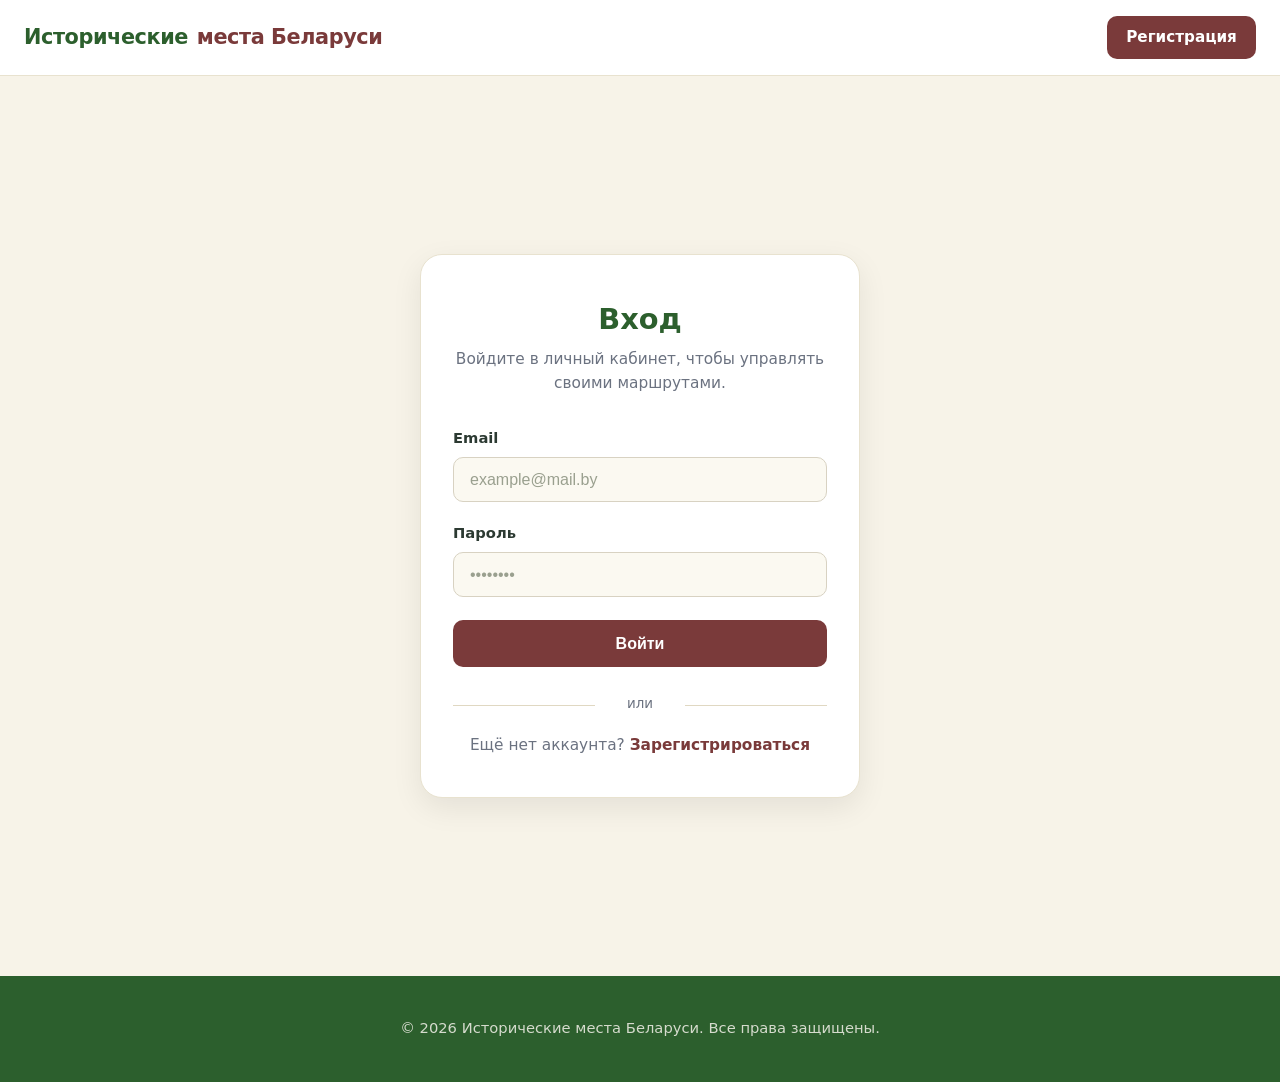
<file: login.html>
<!DOCTYPE html>
<html lang="ru">
<head>
  <meta charset="UTF-8">
  <meta name="viewport" content="width=device-width, initial-scale=1.0">
  <title>Вход — Исторические места Беларуси</title>
  <link rel="stylesheet" href="css/style.css">
  <script src="js/app.js"></script>
</head>
<body>
  <header class="header">
    <div class="header-inner">
      <a href="index.html" class="logo">
        <strong>Исторические</strong> <mark>места Беларуси</mark>
      </a>
      <nav class="nav-actions">
        <a href="login.html" class="btn btn-primary">Вход</a>
        <a href="register.html" class="btn btn-outline">Регистрация</a>
      </nav>
    </div>
  </header>
  <script>updateHeader();</script>

  <main class="page">
    <div class="auth-card">
      <h2>Вход</h2>
      <p class="intro">Войдите в личный кабинет, чтобы управлять своими маршрутами.</p>

      <div id="login-error" class="form-error"></div>

      <form id="login-form" novalidate>
        <div class="form-group">
          <label for="login-email">Email</label>
          <input type="email" id="login-email" placeholder="example@mail.by" required>
        </div>
        <div class="form-group">
          <label for="login-password">Пароль</label>
          <input type="password" id="login-password" placeholder="••••••••" required>
        </div>
        <button type="submit" class="btn-block">Войти</button>
      </form>

      <div class="auth-divider">или</div>

      <p class="auth-link">Ещё нет аккаунта? <a href="register.html">Зарегистрироваться</a></p>
    </div>
  </main>

  <footer class="footer">
    <div class="footer-inner">
      <p>&copy; 2026 Исторические места Беларуси. Все права защищены.</p>
    </div>
  </footer>
</body>
</html>
</file>
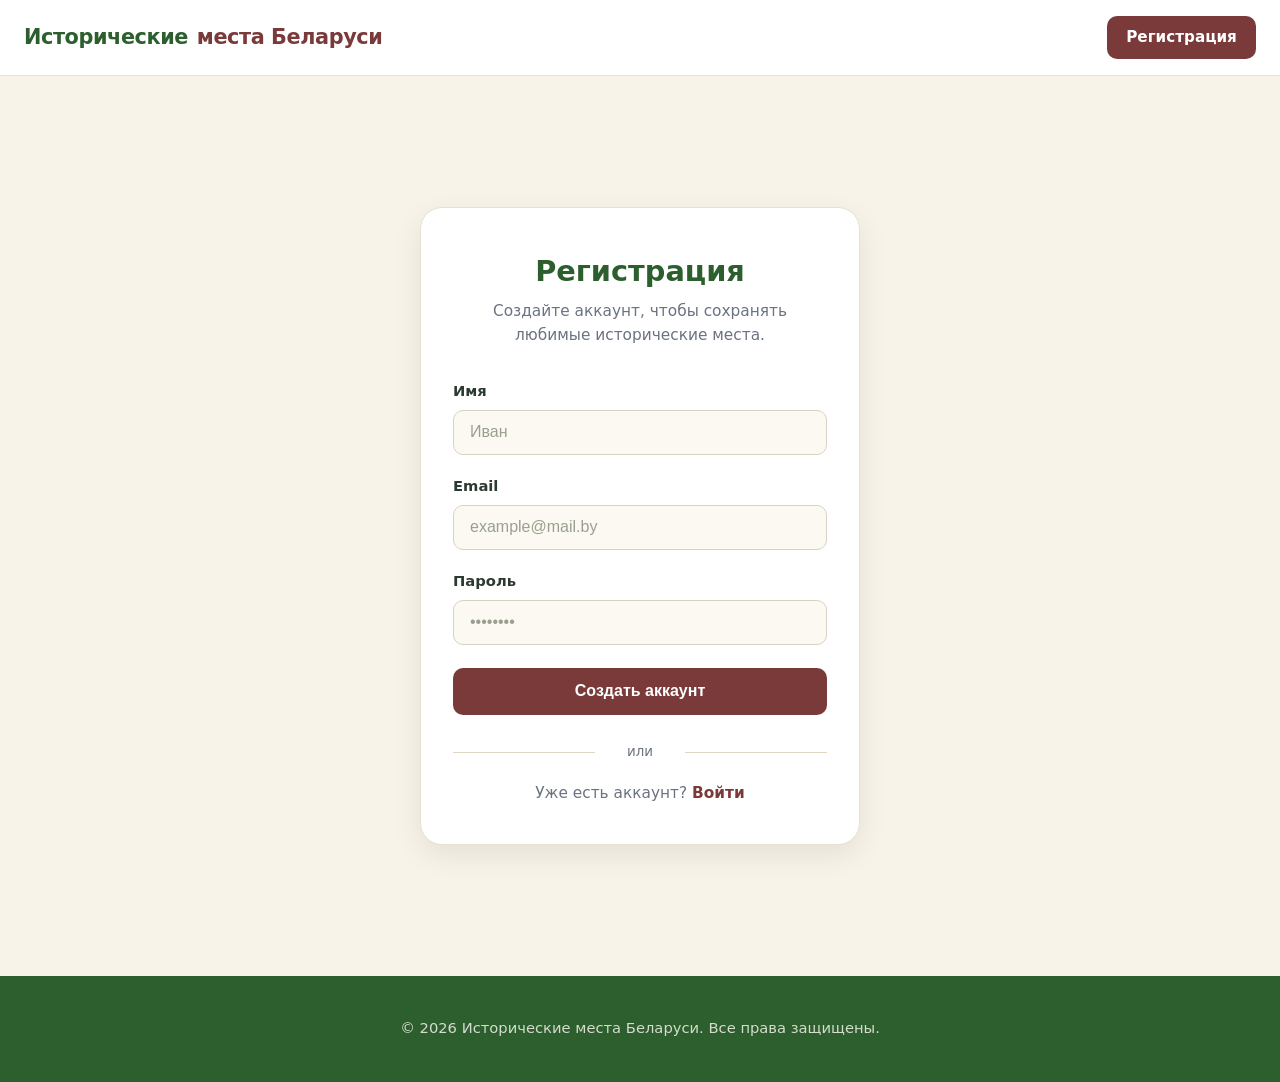
<file: register.html>
<!DOCTYPE html>
<html lang="ru">
<head>
  <meta charset="UTF-8">
  <meta name="viewport" content="width=device-width, initial-scale=1.0">
  <title>Регистрация — Исторические места Беларуси</title>
  <link rel="stylesheet" href="css/style.css">
  <script src="js/app.js"></script>
</head>
<body>
  <header class="header">
    <div class="header-inner">
      <a href="index.html" class="logo">
        <strong>Исторические</strong> <mark>места Беларуси</mark>
      </a>
      <nav class="nav-actions">
        <a href="login.html" class="btn btn-outline">Вход</a>
        <a href="register.html" class="btn btn-primary">Регистрация</a>
      </nav>
    </div>
  </header>
  <script>updateHeader();</script>

  <main class="page">
    <div class="auth-card">
      <h2>Регистрация</h2>
      <p class="intro">Создайте аккаунт, чтобы сохранять любимые исторические места.</p>

      <div id="register-error" class="form-error"></div>

      <form id="register-form" novalidate>
        <div class="form-group">
          <label for="reg-name">Имя</label>
          <input type="text" id="reg-name" placeholder="Иван" required>
        </div>
        <div class="form-group">
          <label for="reg-email">Email</label>
          <input type="email" id="reg-email" placeholder="example@mail.by" required>
        </div>
        <div class="form-group">
          <label for="reg-password">Пароль</label>
          <input type="password" id="reg-password" placeholder="••••••••" required>
        </div>
        <button type="submit" class="btn-block">Создать аккаунт</button>
      </form>

      <div class="auth-divider">или</div>

      <p class="auth-link">Уже есть аккаунт? <a href="login.html">Войти</a></p>
    </div>
  </main>

  <footer class="footer">
    <div class="footer-inner">
      <p>&copy; 2026 Исторические места Беларуси. Все права защищены.</p>
    </div>
  </footer>
</body>
</html>
</file>
<file: css/style.css>
:root {
  --green-dark: #2C5F2D;
  --green: #4A7C59;
  --burgundy: #7A3A3A;
  --burgundy-dark: #5B2A2A;
  --beige: #F7F3E8;
  --beige-paper: #FCF9EE;
  --white: #ffffff;
  --text: #2C3A32;
  --text-muted: #6B7280;
  --line: #E8E2CF;
  --shadow: 0 10px 30px rgba(0, 0, 0, 0.08);
  --shadow-hover: 0 16px 44px rgba(0, 0, 0, 0.12);
  --radius: 16px;
}

* {
  box-sizing: border-box;
  margin: 0;
  padding: 0;
}

html {
  scroll-behavior: smooth;
}

body {
  font-family: system-ui, -apple-system, BlinkMacSystemFont, "Segoe UI", Roboto, "Helvetica Neue", Arial, sans-serif;
  background: var(--beige);
  color: var(--text);
  line-height: 1.55;
  min-height: 100vh;
  display: flex;
  flex-direction: column;
}

a {
  color: inherit;
  text-decoration: none;
}

img {
  max-width: 100%;
  display: block;
}

.container {
  max-width: 1200px;
  margin: 0 auto;
  padding: 0 1.5rem;
}

/* ---------- Header ---------- */
.header {
  position: sticky;
  top: 0;
  background: var(--white);
  border-bottom: 1px solid var(--line);
  z-index: 50;
}

.header-inner {
  padding: 0.9rem 1.5rem;
  display: flex;
  align-items: center;
  justify-content: space-between;
  gap: 1rem;
  flex-wrap: wrap;
}

.logo {
  display: inline-flex;
  align-items: center;
  gap: 0.55rem;
  font-size: 1.3rem;
  font-weight: 800;
  color: var(--green-dark);
  letter-spacing: -0.02em;
}

.logo mark {
  background: transparent;
  color: var(--burgundy);
  padding: 0;
}

.nav-actions {
  display: flex;
  gap: 0.75rem;
  align-items: center;
  margin-left: auto;
}

/* ---------- Buttons ---------- */
.btn {
  display: inline-flex;
  align-items: center;
  justify-content: center;
  border-radius: 10px;
  font-weight: 700;
  font-size: 0.95rem;
  border: none;
  cursor: pointer;
  transition: transform 0.15s ease, background 0.15s ease, opacity 0.15s ease;
  text-decoration: none;
}

.btn:active {
  transform: scale(0.97);
}

.btn-primary {
  background: var(--burgundy);
  color: var(--white);
  padding: 0.62rem 1.2rem;
}

.btn-primary:hover {
  background: var(--burgundy-dark);
}

.btn-outline {
  background: transparent;
  color: var(--white);
  border: 2px solid var(--white);
  padding: 0.58rem 1.16rem;
}

.btn-outline:hover {
  background: rgba(255, 255, 255, 0.12);
}

/* ---------- Hero ---------- */
.hero {
  padding: 3.5rem 1.5rem 2rem;
  text-align: center;
}

.hero h1 {
  font-size: clamp(1.9rem, 5.5vw, 2.9rem);
  color: var(--green-dark);
  margin: 0 0 0.7rem;
  line-height: 1.12;
}

.hero p {
  color: var(--text-muted);
  font-size: 1.1rem;
  max-width: 720px;
  margin: 0 auto;
}

/* ---------- Фильтры по области и району ---------- */
.filters {
  padding: 1.5rem;
  background: var(--beige-paper);
  border-bottom: 1px solid var(--line);
}

.filters-inner {
  max-width: 1200px;
  margin: 0 auto;
  padding: 0 1.5rem;
  display: flex;
  gap: 1.5rem;
  align-items: center;
  flex-wrap: wrap;
}

.filters-inner label {
  font-size: 0.9rem;
  font-weight: 700;
  color: var(--text);
  margin-right: 0.5rem;
}

.filters-inner select {
  padding: 0.6rem 1rem;
  border: 1.5px solid #D8D2C2;
  border-radius: 10px;
  font-size: 0.95rem;
  background: #FBF9F1;
  min-width: 200px;
}

.filters-inner select:focus {
  outline: none;
  border-color: var(--green-dark);
}

.filters-inner select:disabled {
  opacity: 0.6;
  cursor: not-allowed;
}

.filters-inner select option {
  padding: 0.5rem;
}

/* ---------- Places grid ---------- */
.places {
  padding: 0 1.5rem 4rem;
  max-width: 1200px;
  margin: 0 auto;
}

.places-grid {
  display: grid !important;
  grid-template-columns: repeat(3, 1fr) !important;
  gap: 1.75rem !important;
  width: 100% !important;
}

.card {
  width: 100%;
  box-sizing: border-box;
  margin: 0;
  background: var(--white);
  border-radius: var(--radius);
  overflow: hidden;
  border: 1px solid var(--line);
  box-shadow: var(--shadow);
  display: flex;
  flex-direction: column;
  transition: transform 0.2s ease, box-shadow 0.2s ease;
}

/* Для планшетов */
@media (max-width: 1023px) {
  .places-grid {
    grid-template-columns: repeat(2, 1fr) !important;
  }
}

/* Для телефонов */
@media (max-width: 767px) {
  .places-grid {
    grid-template-columns: 1fr !important;
  }
}

.card:hover {
  transform: translateY(-5px);
  box-shadow: var(--shadow-hover);
}

.card-img {
  height: 210px;
  background: #DCE3D2;
}

.card-img img {
  width: 100%;
  height: 100%;
  object-fit: cover;
}

.card-body {
  padding: 1.25rem 1.25rem 1rem;
  display: flex;
  flex-direction: column;
  flex: 1;
}

.region {
  display: inline-block;
  font-size: 0.76rem;
  font-weight: 800;
  letter-spacing: 0.09em;
  text-transform: uppercase;
  color: var(--burgundy);
  background: #F3E3E3;
  padding: 0.22rem 0.72rem;
  border-radius: 999px;
  margin-bottom: 0.55rem;
  width: fit-content;
}

.district {
  display: inline-block;
  font-size: 0.7rem;
  font-weight: 600;
  color: var(--text-muted);
  margin-left: 0.4rem;
  vertical-align: middle;
}

.card h3 {
  font-size: 1.22rem;
  color: var(--text);
  margin: 0 0 0.5rem;
  line-height: 1.28;
}

.card p {
  color: var(--text-muted);
  font-size: 0.94rem;
  margin: 0 0 1rem;
  flex: 1;
}

.card .btn-route {
  width: fit-content;
  align-self: flex-start;
  background: var(--burgundy);
  color: var(--white);
  border: none;
  padding: 0.58rem 1.1rem;
  border-radius: 10px;
  font-weight: 700;
  font-size: 0.9rem;
  cursor: pointer;
}

.card .btn-route:hover {
  background: var(--burgundy-dark);
}

/* ---------- Auth pages ---------- */
.page {
  min-height: 100vh;
  background: var(--beige);
  display: flex;
  align-items: center;
  justify-content: center;
  padding: 1.5rem;
}

.auth-card {
  background: var(--white);
  width: 100%;
  max-width: 440px;
  padding: 2.6rem 2rem 2.4rem;
  border-radius: 22px;
  box-shadow: var(--shadow);
  border: 1px solid var(--line);
}

.auth-card h2 {
  font-size: 1.8rem;
  color: var(--green-dark);
  margin: 0 0 0.4rem;
  text-align: center;
}

.auth-card .intro {
  text-align: center;
  color: var(--text-muted);
  font-size: 0.96rem;
  margin: 0 0 2rem;
}

.form-group {
  margin-bottom: 1.25rem;
}

.form-group label {
  display: block;
  margin-bottom: 0.45rem;
  font-weight: 700;
  font-size: 0.92rem;
  color: var(--text);
}

.form-group input {
  width: 100%;
  padding: 0.78rem 1rem;
  border: 1.5px solid #D8D2C2;
  border-radius: 10px;
  font-size: 1rem;
  background: #FBF9F1;
  transition: border-color 0.2s ease, background 0.2s ease;
}

.form-group input:focus {
  outline: none;
  border-color: var(--green-dark);
  background: var(--white);
}

.form-group input::placeholder {
  color: #9AA08F;
}

.btn-block {
  width: 100%;
  padding: 0.9rem;
  background: var(--burgundy);
  color: var(--white);
  border: none;
  border-radius: 10px;
  font-weight: 800;
  font-size: 1rem;
  cursor: pointer;
  margin-top: 0.2rem;
}

.btn-block:hover {
  background: var(--burgundy-dark);
}

.auth-divider {
  text-align: center;
  margin: 1.7rem 0 1.2rem;
  font-size: 0.84rem;
  color: var(--text-muted);
  position: relative;
}

.auth-divider::before,
.auth-divider::after {
  content: "";
  position: absolute;
  top: 50%;
  width: 38%;
  height: 1px;
  background: #E0D8C2;
}

.auth-divider::before {
  left: 0;
}

.auth-divider::after {
  right: 0;
}

.auth-link {
  text-align: center;
  font-size: 0.96rem;
  color: var(--text-muted);
}

.auth-link a {
  color: var(--burgundy);
  font-weight: 800;
}

.auth-link a:hover {
  text-decoration: underline;
}

/* ---------- Profile stub ---------- */
.profile {
  max-width: 720px;
  margin: 3rem auto;
  padding: 0 1.5rem 4rem;
}

.profile-card {
  background: var(--white);
  border-radius: var(--radius);
  padding: 2.8rem 2rem;
  box-shadow: var(--shadow);
  border: 1px solid var(--line);
  text-align: center;
}

.profile-card h1 {
  color: var(--green-dark);
  font-size: 1.9rem;
  margin-bottom: 0.5rem;
}

.profile-card p {
  color: var(--text-muted);
  margin-bottom: 2rem;
  font-size: 1.05rem;
}

.btn-ghost {
  background: transparent;
  color: var(--burgundy);
  border: 2px solid var(--burgundy);
  padding: 0.65rem 1.3rem;
  border-radius: 10px;
  font-weight: 800;
  font-size: 0.98rem;
  cursor: pointer;
  text-decoration: none;
  display: inline-block;
}

.btn-ghost:hover {
  background: var(--burgundy);
  color: var(--white);
}

/* ---------- Footer ---------- */
.footer {
  background: var(--green-dark);
  color: #E8E9DF;
  padding: 2.6rem 1.5rem;
  margin-top: auto;
}

.footer-inner {
  max-width: 1200px;
  margin: 0 auto;
  text-align: center;
}

.footer p {
  margin: 0;
  font-size: 0.92rem;
  opacity: 0.9;
}

/* ---------- Header auth state ---------- */
.nav-user {
  color: var(--white);
  font-weight: 700;
  font-size: 0.95rem;
  margin-right: 0.75rem;
}

.nav-link {
  color: var(--green-dark);
  font-weight: 800;
  font-size: 1.05rem;
  margin-right: 0.75rem;
  text-decoration: underline;
  text-underline-offset: 2px;
  transition: color 0.15s ease;
}

.nav-link:hover {
  color: var(--burgundy);
}

.btn-logout {
  padding: 0.58rem 1.1rem;
}

/* ---------- Auth form errors ---------- */
.form-error {
  display: none;
  color: var(--burgundy-dark);
  font-size: 0.86rem;
  margin-top: 0.5rem;
  text-align: center;
  background: #FDECEA;
  border: 1px solid #F5CBCB;
  border-radius: 8px;
  padding: 0.6rem 0.8rem;
}

/* ---------- Profile route list ---------- */
.route-list {
  display: flex;
  flex-direction: column;
  gap: 1rem;
  margin-top: 1.5rem;
  text-align: left;
}

.route-item {
  display: flex;
  justify-content: space-between;
  align-items: center;
  background: var(--beige-paper);
  border: 1px solid var(--line);
  border-radius: 12px;
  padding: 1rem 1.25rem;
}

.route-info .route-name {
  display: block;
  font-size: 1.05rem;
  color: var(--text);
  margin-bottom: 0.2rem;
}

.route-info .route-region {
  font-size: 0.85rem;
  color: var(--burgundy);
  font-weight: 700;
}

.route-empty {
  color: var(--text-muted);
  font-size: 1rem;
  text-align: center;
  padding: 2rem;
  background: var(--beige-paper);
  border-radius: 12px;
  border: 1px solid var(--line);
}

.place-empty {
  color: var(--text-muted);
  font-size: 1rem;
  text-align: center;
  padding: 3rem;
  background: var(--beige-paper);
  border-radius: 12px;
  border: 1px solid var(--line);
}

/* ---------- Profile route list ---------- */
.section-title {
  font-size: 1.25rem;
  color: var(--green-dark);
  margin: 1.5rem 0 1rem;
}

.route-list {
  display: flex;
  flex-direction: column;
  gap: 1rem;
  margin-top: 1.5rem;
  text-align: left;
}

.route-item {
  display: flex;
  justify-content: space-between;
  align-items: center;
  gap: 1rem;
  background: var(--beige-paper);
  border: 1px solid var(--line);
  border-radius: 12px;
  padding: 1rem 1.25rem;
}

.route-item.visited {
  border-color: var(--green-dark);
  background: #F0F7EE;
}

/* Основной контент карточки слева: номер + картинка + информация */
.route-content {
  display: flex;
  align-items: center;
  gap: 0.85rem;
  flex: 1;
  min-width: 0;
}

/* Блок с кнопками ↑ и ↓, прижат к правому краю карточки */
.route-actions {
  display: flex;
  flex-direction: column;
  gap: 0.4rem;
  align-items: center;
  flex-shrink: 0;
}

/* Вторичные действия: кнопка посещения и удаление */
.route-secondary {
  display: flex;
  flex-direction: column;
  gap: 0.5rem;
  align-items: center;
  flex-shrink: 0;
}

/* Кнопки изменения порядка (стрелки) */
.btn-move-up,
.btn-move-down {
  background: var(--beige-paper);
  color: var(--text);
  border: 1.5px solid var(--line);
  width: 32px;
  height: 32px;
  border-radius: 8px;
  font-size: 0.95rem;
  font-weight: 800;
  cursor: pointer;
  display: inline-flex;
  align-items: center;
  justify-content: center;
  line-height: 1;
  transition: background 0.15s ease, border-color 0.15s ease;
}

.btn-move-up:hover:not(:disabled),
.btn-move-down:hover:not(:disabled) {
  background: var(--line);
  border-color: var(--green-dark);
}

.btn-move-up:disabled,
.btn-move-down:disabled {
  opacity: 0.4;
  cursor: not-allowed;
}

/* Убираем старые стили Drag-and-Drop (больше не используются) */
.route-item.dragging,
.route-item.drag-over {
  display: none;
}

.route-img {
  width: 70px;
  height: 70px;
  object-fit: cover;
  border-radius: 10px;
  flex-shrink: 0;
}

.route-info {
  flex: 1;
  min-width: 0;
}

.route-header {
  display: flex;
  align-items: center;
  gap: 0.6rem;
  margin-bottom: 0.2rem;
}

.route-info .route-name {
  display: block;
  font-size: 1.05rem;
  color: var(--text);
}

.route-info .route-region {
  font-size: 0.85rem;
  color: var(--burgundy);
  font-weight: 700;
}

.badge-visited {
  display: inline-flex;
  align-items: center;
  gap: 0.3rem;
  font-size: 0.78rem;
  font-weight: 800;
  color: var(--green-dark);
  background: #DCEBD9;
  padding: 0.15rem 0.6rem;
  border-radius: 999px;
}

.route-actions {
  display: flex;
  gap: 0.5rem;
  align-items: center;
  flex-shrink: 0;
}

.btn-visited {
  background: var(--green-dark);
  color: var(--white);
  border: none;
  padding: 0.5rem 0.9rem;
  border-radius: 8px;
  font-weight: 700;
  font-size: 0.85rem;
  cursor: pointer;
}

.btn-visited:hover {
  background: var(--green);
}

.btn-visited.visited {
  background: var(--text-muted);
}

.btn-ghost {
  background: transparent;
  color: var(--burgundy);
  border: 2px solid var(--burgundy);
  padding: 0.5rem 0.9rem;
  border-radius: 8px;
  font-weight: 700;
  font-size: 0.85rem;
  cursor: pointer;
  text-decoration: none;
}

.btn-ghost:hover {
  background: var(--burgundy);
  color: var(--white);
}

/* ---------- Drag-and-Drop visual effects ---------- */
.route-item.dragging {
  opacity: 0.5;
  border-color: var(--green-dark);
  background: #E8F0E8;
}

.route-item.drag-over {
  border: 2px dashed var(--green-dark);
  background: #F0F7EE;
}

/* ---------- Compose button (no longer used, kept for compatibility) ---------- */
.btn-compose {
  width: 100%;
  padding: 1rem;
  background: var(--burgundy);
  color: var(--white);
  border: none;
  border-radius: 12px;
  font-weight: 800;
  font-size: 1.05rem;
  cursor: pointer;
  margin: 1.5rem 0 1rem;
}

.btn-compose:hover {
  background: var(--burgundy-dark);
}

/* ---------- Numbered route item ---------- */
.route-number {
  display: inline-flex;
  align-items: center;
  justify-content: center;
  min-width: 28px;
  height: 28px;
  background: var(--green-dark);
  color: var(--white);
  border-radius: 50%;
  font-weight: 800;
  font-size: 0.9rem;
  flex-shrink: 0;
  margin-right: 0.75rem;
}

.route-img-small {
  width: 50px;
  height: 50px;
  object-fit: cover;
  border-radius: 8px;
  flex-shrink: 0;
}

.route-order-list {
  display: flex;
  flex-direction: column;
  gap: 0.75rem;
}

.route-order-item {
  display: flex;
  align-items: center;
  gap: 0.75rem;
  background: var(--beige-paper);
  border: 1px solid var(--line);
  border-radius: 12px;
  padding: 0.85rem 1rem;
}

.route-order-item.visited {
  border-color: var(--green-dark);
  background: #F0F7EE;
}

.route-order-info {
  flex: 1;
  min-width: 0;
}

.route-order-name {
  display: block;
  font-size: 1rem;
  color: var(--text);
  margin-bottom: 0.15rem;
}

.route-order-region {
  font-size: 0.85rem;
  color: var(--burgundy);
  font-weight: 700;
}

.route-order-actions {
  display: flex;
  gap: 0.4rem;
  align-items: center;
  flex-shrink: 0;
}

.btn-icon {
  background: var(--beige-paper);
  color: var(--text);
  border: 1.5px solid var(--line);
  width: 32px;
  height: 32px;
  border-radius: 8px;
  font-size: 0.95rem;
  font-weight: 800;
  cursor: pointer;
  display: inline-flex;
  align-items: center;
  justify-content: center;
  line-height: 1;
}

.btn-icon:hover:not(:disabled) {
  background: var(--line);
  border-color: var(--green-dark);
}

.btn-icon:disabled {
  opacity: 0.4;
  cursor: not-allowed;
}

/* ---------- Composition mode ---------- */
.compose-header {
  margin-bottom: 1.5rem;
}

.compose-header h3 {
  font-size: 1.4rem;
  color: var(--green-dark);
  margin: 0 0 0.4rem;
}

.compose-header p {
  color: var(--text-muted);
  font-size: 0.95rem;
  margin: 0;
}

.compose-section {
  margin-bottom: 1.5rem;
}

.compose-section h4 {
  font-size: 1.1rem;
  color: var(--green-dark);
  margin: 0 0 0.75rem;
}

.place-grid {
  display: grid;
  grid-template-columns: repeat(auto-fill, minmax(150px, 1fr));
  gap: 1rem;
}

.place-card {
  background: var(--white);
  border: 1px solid var(--line);
  border-radius: 12px;
  overflow: hidden;
  display: flex;
  flex-direction: column;
}

.place-img {
  width: 100%;
  height: 110px;
  object-fit: cover;
}

.place-info {
  padding: 0.75rem;
  display: flex;
  flex-direction: column;
  gap: 0.25rem;
}

.place-name {
  font-size: 0.95rem;
  color: var(--text);
}

.place-region {
  font-size: 0.8rem;
  color: var(--burgundy);
  font-weight: 700;
}

.btn-add-compose {
  margin-top: 0.5rem;
  width: 100%;
  padding: 0.55rem;
  background: var(--green-dark);
  color: var(--white);
  border: none;
  border-radius: 8px;
  font-weight: 700;
  font-size: 0.85rem;
  cursor: pointer;
}

.btn-add-compose:hover {
  background: var(--green);
}

.compose-actions {
  display: flex;
  gap: 0.75rem;
  justify-content: flex-end;
  margin-top: 1rem;
}

/* ---------- Responsive ---------- */
@media (max-width: 640px) {
  .header-inner {
    flex-direction: column;
    align-items: stretch;
    gap: 1rem;
  }

  .nav-actions {
    justify-content: center;
    width: 100%;
  }

  .nav-actions .btn {
    flex: 1;
  }

  .hero {
    padding: 2.6rem 1.2rem 1.5rem;
  }

  .card-img {
    height: 170px;
  }
}

@media (max-width: 440px) {
  .auth-card {
    padding: 2rem 1.25rem;
  }
}
</file>
